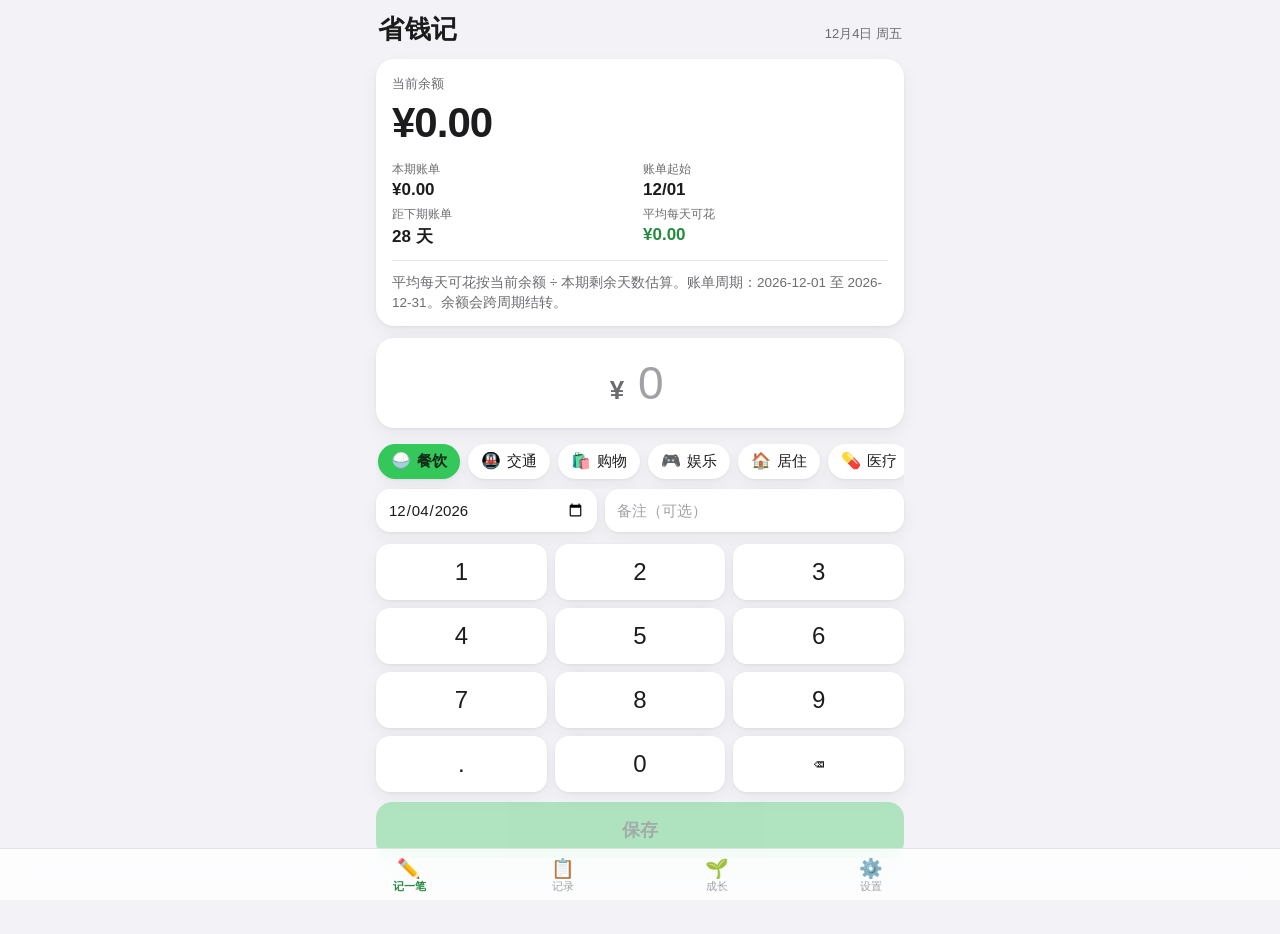
<file: index.html>
<!DOCTYPE html>
<html lang="zh-CN">
<head>
<meta charset="utf-8" />
<meta name="viewport" content="width=device-width, initial-scale=1, viewport-fit=cover" />
<title>省钱记</title>
<meta name="description" content="快速记账，手动管理余额，按账单周期分析每日支出" />
<meta name="apple-mobile-web-app-capable" content="yes" />
<meta name="mobile-web-app-capable" content="yes" />
<meta name="apple-mobile-web-app-status-bar-style" content="black-translucent" />
<meta name="apple-mobile-web-app-title" content="省钱记" />
<meta name="theme-color" content="#f2f2f7" media="(prefers-color-scheme: light)" />
<meta name="theme-color" content="#000000" media="(prefers-color-scheme: dark)" />
<link rel="manifest" href="./manifest.webmanifest" />
<link rel="apple-touch-icon" href="./icons/apple-touch-icon-180.png" />
<link rel="icon" type="image/png" href="./icons/icon-192.png" />
<link rel="apple-touch-startup-image" href="./icons/splash/splash-320x568@2.png" media="screen and (device-width: 320px) and (device-height: 568px) and (-webkit-device-pixel-ratio: 2) and (orientation: portrait)" />
<link rel="apple-touch-startup-image" href="./icons/splash/splash-375x667@2.png" media="screen and (device-width: 375px) and (device-height: 667px) and (-webkit-device-pixel-ratio: 2) and (orientation: portrait)" />
<link rel="apple-touch-startup-image" href="./icons/splash/splash-375x812@3.png" media="screen and (device-width: 375px) and (device-height: 812px) and (-webkit-device-pixel-ratio: 3) and (orientation: portrait)" />
<link rel="apple-touch-startup-image" href="./icons/splash/splash-390x844@3.png" media="screen and (device-width: 390px) and (device-height: 844px) and (-webkit-device-pixel-ratio: 3) and (orientation: portrait)" />
<link rel="apple-touch-startup-image" href="./icons/splash/splash-393x852@3.png" media="screen and (device-width: 393px) and (device-height: 852px) and (-webkit-device-pixel-ratio: 3) and (orientation: portrait)" />
<link rel="apple-touch-startup-image" href="./icons/splash/splash-402x874@3.png" media="screen and (device-width: 402px) and (device-height: 874px) and (-webkit-device-pixel-ratio: 3) and (orientation: portrait)" />
<link rel="apple-touch-startup-image" href="./icons/splash/splash-414x736@2.png" media="screen and (device-width: 414px) and (device-height: 736px) and (-webkit-device-pixel-ratio: 2) and (orientation: portrait)" />
<link rel="apple-touch-startup-image" href="./icons/splash/splash-414x896@2.png" media="screen and (device-width: 414px) and (device-height: 896px) and (-webkit-device-pixel-ratio: 2) and (orientation: portrait)" />
<link rel="apple-touch-startup-image" href="./icons/splash/splash-414x896@3.png" media="screen and (device-width: 414px) and (device-height: 896px) and (-webkit-device-pixel-ratio: 3) and (orientation: portrait)" />
<link rel="apple-touch-startup-image" href="./icons/splash/splash-428x926@3.png" media="screen and (device-width: 428px) and (device-height: 926px) and (-webkit-device-pixel-ratio: 3) and (orientation: portrait)" />
<link rel="apple-touch-startup-image" href="./icons/splash/splash-430x932@3.png" media="screen and (device-width: 430px) and (device-height: 932px) and (-webkit-device-pixel-ratio: 3) and (orientation: portrait)" />
<link rel="apple-touch-startup-image" href="./icons/splash/splash-440x956@3.png" media="screen and (device-width: 440px) and (device-height: 956px) and (-webkit-device-pixel-ratio: 3) and (orientation: portrait)" />
<link rel="stylesheet" href="./styles.css" />
</head>
<body>

<div id="updateBar" class="update-bar hidden">
  <span>已下载新版本</span>
  <button id="updateBtn" class="btn-mini">刷新</button>
</div>

<main id="main">

  <!-- ============ 记一笔 ============ -->
  <section id="view-add" class="view">
    <header class="page-head">
      <h1>省钱记</h1>
      <span id="todayLabel" class="muted-sm"></span>
    </header>

    <div id="installTip" class="banner tip hidden">
      <span>把它装成 App：点底部「分享」→「添加到主屏幕」</span>
      <button id="installTipClose" class="btn-mini">知道了</button>
    </div>

    <div class="card budget-card" id="budgetCard">
      <div class="bc-top">
        <span class="bc-label" id="bcPeriod">当前余额</span>
      </div>
      <div id="bcLeft" class="bc-hero">¥0.00</div>
      <div class="bc-grid">
        <div><div class="k">本期账单</div><div id="bcSpent" class="v">¥0.00</div></div>
        <div><div class="k">账单起始</div><div id="bcCycleStart" class="v">—</div></div>
        <div><div class="k">距下期账单</div><div id="bcDays" class="v">—</div></div>
        <div><div id="bcDailyLabel" class="k">平均每天可花</div><div id="bcDaily" class="v ok">¥0.00</div></div>
      </div>
      <div id="bcHint" class="bc-hint hidden"></div>
    </div>

    <div class="card amount-card">
      <div class="amount-row">
        <span class="cny">¥</span><span id="amountText" class="amount">0</span>
      </div>
    </div>

    <div class="chips" id="catChips"></div>

    <div class="meta-row">
      <input id="dateInput" type="date" class="meta-input" aria-label="记账日期" />
      <input id="noteInput" type="text" class="meta-input note" maxlength="30" placeholder="备注（可选）" aria-label="记账备注" />
    </div>

    <div class="keypad" id="keypad"></div>
    <button id="saveBtn" class="save-btn" disabled>保存</button>
    <div class="spacer"></div>
  </section>

  <!-- ============ 记录 ============ -->
  <section id="view-log" class="view hidden">
    <header class="page-head">
      <h1>记录</h1>
      <span id="logTotal" class="muted-sm"></span>
    </header>
    <section class="log-analytics" aria-label="本期支出分析">
      <div class="analytics-head">
        <h2>分类支出</h2>
        <span id="analyticsPeriod" class="muted-sm"></span>
      </div>
      <div class="pie-overview">
        <div id="expensePie" class="pie-chart" role="img" aria-label="本期暂无支出">
          <div class="pie-core"><strong id="pieTotal">¥0.00</strong><span>周期支出</span></div>
        </div>
        <div id="pieLegend" class="pie-legend"></div>
      </div>
      <div class="daily-head">
        <div><h2>每天花费</h2><p>只显示有支出的日期</p></div>
        <span id="dailySpendCount" class="muted-sm"></span>
      </div>
      <div id="dailySpendList" class="daily-spend-list"></div>
    </section>
    <div id="logList" class="log-list"></div>
    <button id="loadMoreMonths" class="ghost-btn hidden">显示更早的月份</button>
    <div class="spacer"></div>
  </section>

  <!-- ============ 设置 ============ -->
  <section id="view-settings" class="view hidden">
    <header class="page-head"><h1>设置</h1></header>

    <div class="card">
      <div class="balance-adjust">
        <div class="balance-adjust-head">
          <strong>账户余额</strong>
          <span id="balanceCurrent" class="muted-sm"></span>
        </div>
        <div class="balance-adjust-controls">
          <div class="seg" id="balanceAdjustMode" role="group" aria-label="选择余额调整方式">
            <button type="button" data-mode="add" aria-pressed="true" class="on">加生活费</button>
            <button type="button" data-mode="subtract" aria-pressed="false">减余额</button>
          </div>
          <label class="adjust-input-wrap" for="balanceAdjustAmount">
            <span class="cny-sm">¥</span>
            <input id="balanceAdjustAmount" type="text" inputmode="decimal" placeholder="金额" autocomplete="off" aria-label="调整余额金额" />
          </label>
        </div>
        <button id="applyBalanceAdjustment" class="ghost-btn" type="button">添加生活费</button>
      </div>
      <div class="row">
        <label for="setCycle">账单周期起始日</label>
        <select id="setCycle"></select>
      </div>
      <p class="hint" id="cycleHint"></p>
      <p class="hint">账单按这个日期分期统计；余额会持续结转，不会自动清零。生活费到账后请手动添加。</p>
    </div>

    <div class="card">
      <div class="card-head">
        <h2>分类</h2>
        <button id="addCatBtn" class="btn-mini">新增分类</button>
      </div>
      <div id="catList" class="cat-list"></div>
      <p class="hint">首页分类按钮按这里的顺序显示，首页不单独排序。按住行首的 ☰ 上下拖动可调整顺序；编辑弹层里也有上移/下移按钮。</p>
      <p class="hint">内置分类不能删除（可改名、换图标、隐藏）；自定义分类删除后，其下记录会归入「其他」。</p>
    </div>

    <div class="card">
      <div class="card-head"><h2>数据</h2></div>
      <div id="backupHint" class="hint warn hidden"></div>
      <button id="exportNotesBtn" class="ghost-btn" type="button">导出全部记录到备忘录</button>
      <p class="hint">包含省钱流水、成长手记和日历注释。点分享菜单中的「备忘录」即可保存。</p>
      <button id="exportBtn" class="ghost-btn">下载完整备份（账单＋成长手记）</button>
      <button id="copyBtn" class="ghost-btn">复制备份到剪贴板</button>
      <button id="importFileBtn" class="ghost-btn">从文件导入</button>
      <input id="importFile" type="file" accept="application/json,.json" class="hidden" />
      <button id="pasteToggle" class="ghost-btn">粘贴文本导入</button>
      <div id="pasteArea" class="hidden">
        <textarea id="pasteText" rows="4" placeholder="在此粘贴备份 JSON"></textarea>
        <div class="btn-row">
          <button id="pasteMerge" class="btn-mini">合并</button>
          <button id="pasteReplace" class="btn-mini danger">替换全部</button>
        </div>
      </div>
      <button id="clearBtn" class="ghost-btn danger">清空全部数据</button>
    </div>

    <div class="card about">
      <div class="row"><label>版本</label><span id="verText" class="muted-sm"></span></div>
      <p class="hint">添加到主屏幕：用 iPhone 的 Safari 打开本页 → 点底部「分享」→「添加到主屏幕」。之后就有独立图标，断网也能用。</p>
      <p class="hint">iOS 上从主屏幕启动的 App 与 Safari 里的页面，数据是分开的两份，请固定用主屏幕图标记账。</p>
      <p class="hint">数据只存在这台设备本地，不上传任何服务器。建议每月导出一次备份。</p>
      <p class="hint" id="storageState"></p>
    </div>
    <div class="spacer"></div>
  </section>

  <!-- ============ 成长手记 ============ -->
  <section id="view-growth" class="view growth-view hidden">
    <header class="page-head growth-head">
      <div><h1>成长手记</h1><p class="muted-sm">记下今天的快乐、烦恼和一点思考。</p></div>
    </header>
    <div class="growth-switch" role="group" aria-label="成长手记页面">
      <button class="growth-switch-btn active" type="button" data-growth-page="write" aria-pressed="true">写日记</button>
      <button class="growth-switch-btn" type="button" data-growth-page="records" aria-pressed="false">看记录</button>
    </div>
    <iframe id="growthFrame" title="成长手记" data-src="./growth-space/?embedded=1#write" allow="web-share"></iframe>
  </section>

</main>

<nav class="tabbar" id="tabbar">
  <button class="tab active" data-view="add"><span class="ti">✏️</span>记一笔</button>
  <button class="tab" data-view="log"><span class="ti">📋</span>记录</button>
  <button class="tab" data-view="growth"><span class="ti">🌱</span>成长</button>
  <button class="tab" data-view="settings"><span class="ti">⚙️</span>设置</button>
</nav>

<div id="sheet" class="overlay hidden">
  <div class="mask" data-close="sheet"></div>
  <div class="sheet"><div id="sheetBody"></div></div>
</div>

<div id="modal" class="overlay hidden">
  <div class="mask" data-close="modal"></div>
  <div class="modal"><div id="modalBody"></div></div>
</div>

<div id="toast" class="toast hidden"></div>

<script src="./app.js"></script>
</body>
</html>
</file>
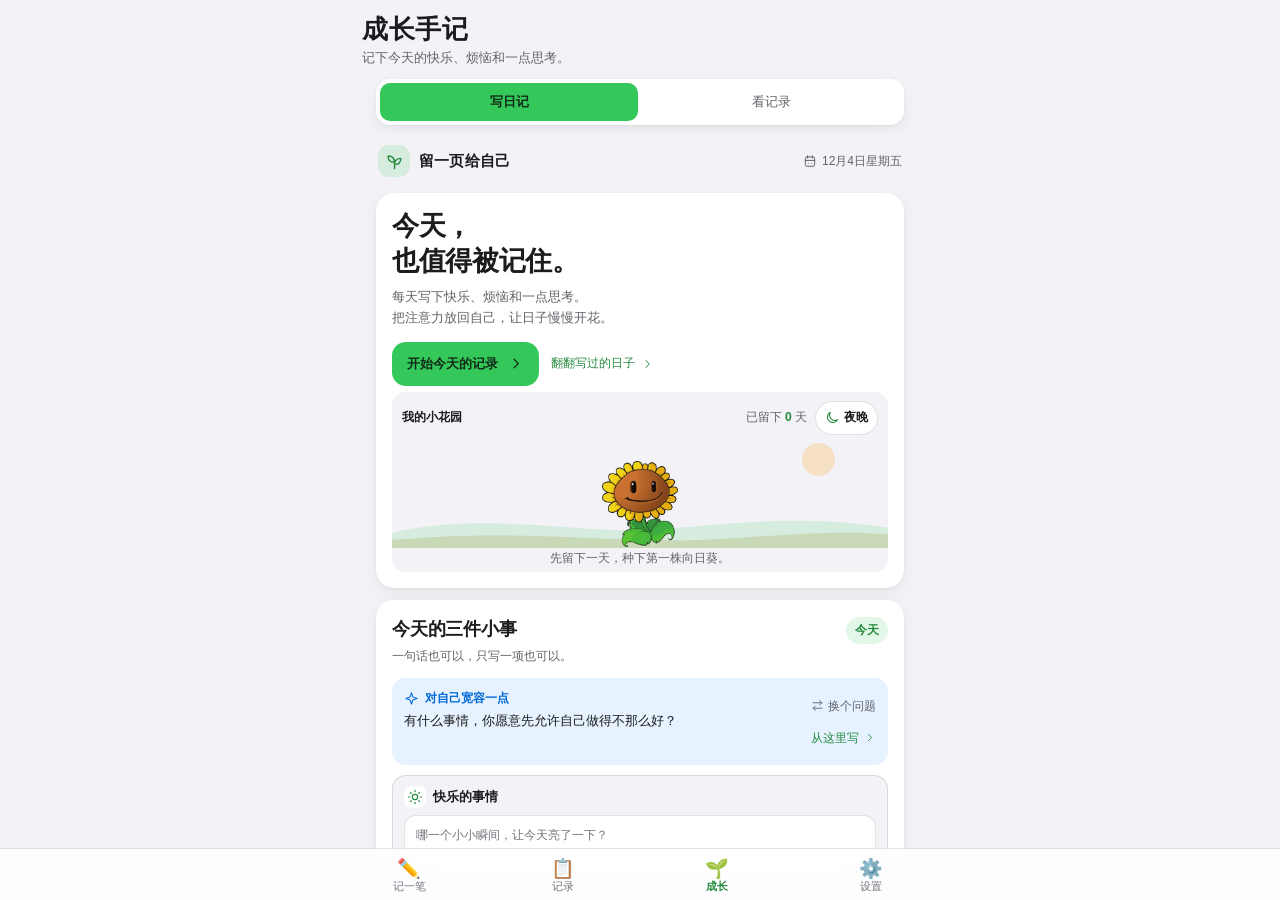
<file: growth-space/index.html>
<!doctype html>
<html lang="zh-CN">
<head>
<meta charset="utf-8">
<meta name="viewport" content="width=device-width, initial-scale=1">
<meta name="theme-color" content="#f2f2f7" media="(prefers-color-scheme: light)">
<meta name="theme-color" content="#000000" media="(prefers-color-scheme: dark)">
<meta name="description" content="一个只属于自己的成长花园，写下快乐、烦恼和今天的思考。">
<title>留一页给自己 · 每日记录</title>
<script>if(new URLSearchParams(location.search).get('embedded')==='1'){document.documentElement.classList.add('embedded')}else{location.replace('../#growth')}</script>
<link rel="stylesheet" href="./style.css">
<script src="./app.js" defer></script>
</head>
<body>
<svg class="icon-defs" xmlns="http://www.w3.org/2000/svg" aria-hidden="true">
<symbol id="i-leaf" viewBox="0 0 24 24"><path d="M12 21V10M12 13C5 13 4 9 4 5c5 0 8 2 8 8ZM12 16c0-5 3-8 8-8 0 5-2 8-8 8Z"/></symbol>
<symbol id="i-sun" viewBox="0 0 24 24"><circle cx="12" cy="12" r="4"/><path d="M12 2v2m0 16v2M2 12h2m16 0h2M5 5l1.5 1.5m11 11L19 19m0-14-1.5 1.5m-11 11L5 19"/></symbol>
<symbol id="i-moon" viewBox="0 0 24 24"><path d="M20.5 15.4A8.7 8.7 0 0 1 8.6 3.5 8.8 8.8 0 1 0 20.5 15.4Z"/></symbol>
<symbol id="i-cloud" viewBox="0 0 24 24"><path d="M6 17h12a3.5 3.5 0 0 0 .1-7 6 6 0 0 0-11.5-1A4 4 0 0 0 6 17ZM8 21h.1m4.9 0h.1"/></symbol>
<symbol id="i-spark" viewBox="0 0 24 24"><path d="m12 3 2.3 6.7L21 12l-6.7 2.3L12 21l-2.3-6.7L3 12l6.7-2.3L12 3Z"/></symbol>
<symbol id="i-calendar" viewBox="0 0 24 24"><rect x="4" y="5" width="16" height="16" rx="3"/><path d="M8 3v4m8-4v4M4 11h16m-11 5h.1m5.9 0h.1"/></symbol>
<symbol id="i-left" viewBox="0 0 24 24"><path d="m14 6-6 6 6 6"/></symbol>
<symbol id="i-right" viewBox="0 0 24 24"><path d="m10 6 6 6-6 6"/></symbol>
<symbol id="i-pen" viewBox="0 0 24 24"><path d="M13 5H5v14h14v-8M15 4l5 5M10 14l3-1 8-8-2-2-8 8-1 3Z"/></symbol>
<symbol id="i-book" viewBox="0 0 24 24"><path d="M5 4h14v16H5zM9 8h6M9 12h6M9 16h3"/></symbol>
<symbol id="i-change" viewBox="0 0 24 24"><path d="M20 7H4m12-4 4 4-4 4M4 17h16m-12 4-4-4 4-4"/></symbol>
<symbol id="i-download" viewBox="0 0 24 24"><path d="M12 3v12m0 0 4-4m-4 4-4-4M4 17v3h16v-3"/></symbol>
<symbol id="i-flower" viewBox="0 0 24 24"><path d="M12 10C6 7 7 2 10 3c3-3 6 1 2 7ZM12 10c2-6 7-6 8-3 3 3-1 7-8 3ZM12 10c6 2 6 7 3 8-3 3-7-1-3-8ZM12 10c-3 6-8 4-8 1-1-4 4-6 8-1ZM12 14v8m0-3c4 0 5-2 6-4-3 0-5 1-6 4Z"/><circle cx="12" cy="10" r="1.8"/></symbol>
</svg>
<div class="page">
<header class="topline">
<a class="brand" href="#write"><span class="brand-mark"><svg class="icon" aria-hidden="true"><use href="#i-leaf"/></svg></span>留一页给自己</a>
<div class="top-actions"><div class="top-date"><svg class="icon" aria-hidden="true"><use href="#i-calendar"/></svg><span id="todayLabel"></span></div></div>
</header>
<main id="writePage">
<section class="intro" aria-labelledby="welcomeTitle">
<div class="intro-copy"><h1 id="welcomeTitle" tabindex="-1">今天，<br>也值得被记住。</h1><p>每天写下快乐、烦恼和一点思考。<br>把注意力放回自己，让日子慢慢开花。</p><div class="hero-actions"><button class="button hero-button" id="beginWriting" type="button"><span id="beginLabel">开始今天的记录</span><svg class="icon" aria-hidden="true"><use href="#i-right"/></svg></button><a class="quiet-link" href="#records">翻翻写过的日子<svg class="icon" aria-hidden="true"><use href="#i-right"/></svg></a></div></div>
<section class="garden" id="garden" aria-labelledby="gardenTitle">
<div class="garden-top"><h2 id="gardenTitle">我的小花园</h2><div class="garden-controls"><span class="garden-total">已留下 <b id="gardenCount">0</b> 天</span><button class="garden-mode" id="gardenModeToggle" type="button" aria-pressed="false" aria-controls="gardenScene"><svg class="icon" aria-hidden="true"><use href="#i-moon"/></svg><span>夜晚</span></button></div></div>
<div class="garden-scene" id="gardenScene">
<span class="garden-sun" aria-hidden="true"></span>
<svg class="garden-ground" viewBox="0 0 460 55" preserveAspectRatio="none" aria-hidden="true"><path d="M0 35C75 0 147 24 211 27S358-7 460 26V55H0Z" fill="currentColor"/><path d="M0 44c101-18 176-3 248-1s142-21 212-8v20H0Z" fill="var(--garden-ground-light, #c9d8b6)"/></svg>
<div class="garden-seedling" id="gardenSeedling" aria-hidden="true"></div>
<div id="gardenFlowers"></div>
</div>
<p class="garden-caption" id="gardenCaption">先写一句话，种下属于你的第一朵花。</p>
<p class="garden-more" id="gardenMore" hidden></p>
</section>
</section>
<div class="workspace">
<section class="journal" id="journal" aria-labelledby="journalTitle">
<div class="journal-head"><div><h2 id="journalTitle">今天的三件小事</h2><p class="writing-status" id="writingStatus">一句话也可以，只写一项也可以。</p></div><span class="selected-label" id="recordDateTag">今天</span></div>
<aside class="inspiration" aria-label="写作灵感">
<div class="inspiration-copy"><div class="inspiration-head"><svg class="icon" aria-hidden="true"><use href="#i-spark"/></svg><span id="promptCategory">给你一点写作灵感</span></div><p id="inspirationText" aria-live="polite"></p></div>
<div class="inspiration-actions"><button type="button" class="text-button" id="nextPrompt"><svg class="icon" aria-hidden="true"><use href="#i-change"/></svg>换个问题</button><button type="button" class="text-button start-prompt" id="startPrompt">从这里写<svg class="icon" aria-hidden="true"><use href="#i-right"/></svg></button></div>
</aside>
<div class="prompt happy-field"><label class="prompt-label" for="happyInput"><span class="prompt-symbol"><svg class="icon" aria-hidden="true"><use href="#i-sun"/></svg></span>快乐的事情</label><textarea id="happyInput" maxlength="1000" placeholder="哪一个小小瞬间，让今天亮了一下？"></textarea></div>
<div class="prompt low-field"><label class="prompt-label" for="unhappyInput"><span class="prompt-symbol"><svg class="icon" aria-hidden="true"><use href="#i-cloud"/></svg></span>不快乐的事情</label><textarea id="unhappyInput" maxlength="1000" placeholder="有什么想放下的？这里可以装下它。"></textarea></div>
<div class="prompt thought-field"><label class="prompt-label" for="thoughtInput"><span class="prompt-symbol"><svg class="icon" aria-hidden="true"><use href="#i-leaf"/></svg></span>对于今天的思考</label><textarea id="thoughtInput" maxlength="1000" placeholder="今天的你，有没有比昨天多懂了一点自己？"></textarea></div>
<div class="journal-foot"><span class="save-status" id="saveHint" role="status">写下后，记得把这一天留住。</span><button class="button" id="saveRecord" type="button">把今天留住</button></div>
</section>
<aside class="calendar" aria-labelledby="calendarTitle">
<div class="calendar-title"><h2 id="calendarTitle">日历与注释</h2><p>选一个日子，写下或补记。</p></div>
<div class="calendar-head"><div class="month-nav"><button class="month-button" id="prevMonth" type="button" aria-label="上个月"><svg class="icon" aria-hidden="true"><use href="#i-left"/></svg></button><strong id="monthLabel"></strong><button class="month-button" id="nextMonth" type="button" aria-label="下个月"><svg class="icon" aria-hidden="true"><use href="#i-right"/></svg></button></div></div>
<div class="weekdays" aria-hidden="true"><span>日</span><span>一</span><span>二</span><span>三</span><span>四</span><span>五</span><span>六</span></div>
<div class="days" id="calendarDays" aria-label="选择记录日期"></div>
<div class="calendar-legend"><span><i class="legend-dot"></i>这些日子，留下了记录</span><button id="returnToday" type="button">回到今天</button></div>
<div class="note"><label class="note-label" for="calendarNoteInput">当天注释 <span id="calendarDateLabel"></span></label><textarea id="calendarNoteInput" maxlength="500" placeholder="为这个日子，留一句小小的备注…"></textarea><div class="note-foot"><button class="button" id="saveCalendarNote" type="button">保存注释</button></div></div>
</aside>
</div>
<footer class="bottom-note"><span>留一页给自己</span><span>日记仅保存在当前浏览器。可在「省钱记 → 设置 → 数据」导出全部记录。</span></footer>
</main>
<main id="recordsPage" hidden aria-labelledby="recordsTitle">
<div class="archive">
<section class="archive-intro"><svg class="icon" aria-hidden="true"><use href="#i-flower"/></svg><h1 id="recordsTitle" tabindex="-1">原来，已经走过这些日子。</h1><p>把平常的日子收好，再看看慢慢生长的自己。</p></section>
<p class="archive-count" id="recordCount" role="status"></p>
<section class="archive-transfer" aria-label="导入旧站记录"><div><h2>从旧网址带回记录</h2><p>在旧网站导出备忘录，再选择文件导入到这里。</p></div><div><input id="importArchive" type="file" accept=".md,text/markdown" hidden><button class="export-button" id="importArchiveButton" type="button">导入旧站备忘录</button></div></section>
<div id="recordList"></div>
<section class="archive-empty" id="recordsEmpty" hidden><h2>这里，等着你的第一朵花。</h2><p>写下一件小事，保存后就能在这里重逢。</p><a href="#write">去留住今天</a></section>
</div>
</main>
</div>
<nav class="bottom-nav" aria-label="页面切换">
<a href="#write" id="writeNav" aria-current="page"><svg class="icon" aria-hidden="true"><use href="#i-pen"/></svg>写日记</a>
<a href="#records" id="recordsNav"><svg class="icon" aria-hidden="true"><use href="#i-book"/></svg>查记录</a>
</nav>
<div class="toast" id="toast" role="status" aria-live="polite"></div>
</body>
</html>
</file>
<file: styles.css>
:root {
  --bg: #f2f2f7;
  --card: #ffffff;
  --text: #1c1c1e;
  --text-2: #6c6c70;
  --text-3: #a1a1a6;
  --line: rgba(60, 60, 67, 0.12);
  --green: #34c759;
  --green-deep: #248a3d;
  --orange: #ff9f0a;
  --red: #ff3b30;
  --blue: #0a84ff;
  --accent: #34c759;
  --shadow: 0 1px 3px rgba(0, 0, 0, .06), 0 6px 18px rgba(0, 0, 0, .05);
  --tabbar-h: 52px;
  --safe-b: env(safe-area-inset-bottom, 0px);
  --safe-t: env(safe-area-inset-top, 0px);
}

@media (prefers-color-scheme: dark) {
  :root {
    --bg: #000000;
    --card: #1c1c1e;
    --text: #f2f2f7;
    --text-2: #aeaeb2;
    --text-3: #8e8e93;
    --line: rgba(120, 120, 128, 0.3);
    --green: #30d158;
    --green-deep: #30d158;
    --shadow: none;
  }
}

* { box-sizing: border-box; -webkit-tap-highlight-color: transparent; }

html, body {
  margin: 0;
  padding: 0;
  background: var(--bg);
  color: var(--text);
  font-family: -apple-system, BlinkMacSystemFont, "SF Pro Text", "PingFang SC", "Helvetica Neue", "Microsoft YaHei", sans-serif;
  font-size: 16px;
  -webkit-text-size-adjust: 100%;
  overscroll-behavior-y: none;
}

body { min-height: 100vh; }

main {
  padding: calc(var(--safe-t) + 10px) 16px calc(var(--tabbar-h) + var(--safe-b) + 16px);
  max-width: 560px;
  margin: 0 auto;
}
main.growth-mode { max-width: 560px; padding-bottom: 0; }
.growth-view { margin: 0 -16px; }
.growth-head { margin: 2px 16px 10px; }
.growth-head h1 { margin: 0; }
.growth-head p { margin: 2px 0 0; }
.growth-switch {
  display: flex; gap: 4px; width: calc(100% - 32px); max-width: 528px;
  margin: 0 auto 8px; padding: 4px; border-radius: 14px;
  background: var(--card); box-shadow: var(--shadow);
}
.growth-switch-btn {
  flex: 1; min-height: 38px; border: 0; border-radius: 10px;
  background: transparent; color: var(--text-2); font: inherit; font-size: 13px;
}
.growth-switch-btn.active { background: var(--green); color: #102b18; font-weight: 650; }
#growthFrame {
  display: block; width: 100%; height: calc(100dvh - var(--safe-t) - 108px - var(--tabbar-h) - var(--safe-b));
  min-height: 440px; border: 0; background: var(--bg);
}
@media (max-height: 680px) { #growthFrame { min-height: 390px; } }

.hidden { display: none !important; }
.spacer { height: 8px; }

/* ---------- 顶部 ---------- */
.page-head {
  display: flex;
  align-items: baseline;
  justify-content: space-between;
  gap: 8px;
  margin: 2px 2px 12px;
}
.page-head h1 { font-size: 26px; margin: 0; letter-spacing: .5px; }
.muted-sm { font-size: 13px; color: var(--text-2); }

.update-bar {
  position: fixed;
  left: 12px; right: 12px; top: calc(var(--safe-t) + 8px);
  z-index: 60;
  display: flex;
  align-items: center;
  justify-content: space-between;
  gap: 10px;
  padding: 10px 14px;
  border-radius: 14px;
  background: var(--text);
  color: var(--bg);
  font-size: 14px;
  box-shadow: 0 8px 24px rgba(0, 0, 0, .25);
}
.update-bar .btn-mini {
  background: var(--bg); color: var(--text);
  border: 0; border-radius: 10px; padding: 6px 12px; font-size: 14px; font-weight: 600;
}

/* ---------- 卡片 ---------- */
.card {
  background: var(--card);
  border-radius: 18px;
  padding: 14px;
  margin-bottom: 12px;
  box-shadow: var(--shadow);
}

.banner {
  border-radius: 16px;
  padding: 12px 14px;
  margin-bottom: 12px;
  font-size: 14.5px;
  font-weight: 600;
  line-height: 1.45;
}
.banner.warn { background: rgba(255, 159, 10, .16); color: #b06a00; }
.banner.over { background: rgba(255, 59, 48, .16); color: #c92c22; }
.banner.tip {
  display: flex; align-items: center; justify-content: space-between; gap: 10px;
  background: rgba(10, 132, 255, .12); color: #0a63c4; font-weight: 500;
}
.banner.tip .btn-mini {
  flex: 0 0 auto; background: transparent; color: inherit;
  box-shadow: inset 0 0 0 1px currentColor; padding: 5px 10px;
}
@media (prefers-color-scheme: dark) {
  .banner.warn { color: #ffcf70; }
  .banner.over { color: #ff9d96; }
  .banner.tip { color: #79b8ff; }
}

/* ---------- 预算卡 ---------- */
.budget-card { padding: 16px 16px 12px; }
.bc-top { display: flex; align-items: center; justify-content: space-between; gap: 8px; }
.bc-label { font-size: 13px; color: var(--text-2); }
.bc-hero {
  font-size: 42px; font-weight: 700; letter-spacing: -1px;
  margin: 6px 0 14px; font-variant-numeric: tabular-nums;
}
.bc-hero.ok { color: var(--text); }
.bc-hero.warn { color: var(--orange); }
.bc-hero.over { color: var(--red); }

.pill { font-size: 12px; font-weight: 700; padding: 3px 9px; border-radius: 999px; }
.pill.ok { background: rgba(52, 199, 89, .16); color: var(--green-deep); }
.pill.warn { background: rgba(255, 159, 10, .18); color: #b06a00; }
.pill.over { background: rgba(255, 59, 48, .16); color: #c92c22; }
@media (prefers-color-scheme: dark) {
  .pill.ok { color: var(--green); }
  .pill.warn { color: #ffcf70; }
  .pill.over { color: #ff9d96; }
}

.progress { height: 8px; border-radius: 999px; background: var(--line); overflow: hidden; }
.progress-fill {
  height: 100%; width: 0%; border-radius: 999px; background: var(--green);
  transition: width .45s cubic-bezier(.25, .8, .3, 1), background-color .3s ease;
}
.progress-fill.warn { background: var(--orange); }
.progress-fill.over { background: var(--red); }

.bc-grid {
  display: grid; grid-template-columns: repeat(2, minmax(0, 1fr));
  gap: 6px; margin-top: 14px;
}
.bc-grid .k { font-size: 12px; color: var(--text-2); }
.bc-grid .v { font-size: 17px; font-weight: 600; margin-top: 2px; font-variant-numeric: tabular-nums; }
.bc-grid .v.warn { color: var(--orange); }
.bc-grid .v.over { color: var(--red); }
.bc-grid .v.ok { color: var(--green-deep); }

.bc-hint {
  margin-top: 12px; padding-top: 12px; border-top: 1px solid var(--line);
  font-size: 13.5px; color: var(--text-2); line-height: 1.5;
}
.bc-hint button {
  margin-left: 8px; border: 0; background: var(--green); color: #102b18;
  border-radius: 10px; padding: 5px 12px; font-size: 13px; font-weight: 600;
}

/* ---------- 金额 ---------- */
.amount-card { padding: 18px 16px; display: flex; justify-content: center; }
.amount-row { display: flex; align-items: baseline; gap: 6px; }
.cny { font-size: 26px; font-weight: 600; color: var(--text-2); }
.amount {
  font-size: 46px; font-weight: 700; letter-spacing: -1px;
  font-variant-numeric: tabular-nums; min-width: 40px; text-align: center;
}
.amount.empty { color: var(--text-3); font-weight: 500; }

/* ---------- 分类 chips ---------- */
.chips {
  display: flex; gap: 8px; overflow-x: auto; padding: 4px 2px 10px;
  -webkit-overflow-scrolling: touch; scrollbar-width: none;
}
.chips::-webkit-scrollbar { display: none; }
.chip {
  flex: 0 0 auto; display: flex; align-items: center; gap: 6px;
  padding: 8px 13px; border-radius: 999px; border: 0;
  background: var(--card); color: var(--text); font-size: 15px; font-weight: 500;
  box-shadow: var(--shadow);
}
.chip .ce { font-size: 16px; line-height: 1; }
.chip.on { background: var(--green); color: #102b18; font-weight: 600; }
.chip.on .ce { filter: saturate(1.1); }

/* ---------- 日期/备注 ---------- */
.meta-row { display: flex; gap: 8px; margin-bottom: 12px; }
.meta-input {
  flex: 1; min-width: 0; border: 0; border-radius: 14px; padding: 12px;
  background: var(--card); color: var(--text); font-size: 15px; font-family: inherit;
  box-shadow: var(--shadow); appearance: none;
}
.meta-input.note { flex: 1.4; }
.meta-input::placeholder { color: var(--text-3); }

/* ---------- 键盘 ---------- */
.keypad { display: grid; grid-template-columns: repeat(3, 1fr); gap: 8px; }
.keypad button {
  border: 0; border-radius: 14px; background: var(--card); color: var(--text);
  font-size: 24px; font-weight: 500; padding: 14px 0; font-family: inherit;
  box-shadow: var(--shadow); transition: transform .08s ease, background-color .12s ease;
}
.keypad button:active { transform: scale(.96); background: var(--line); }
.keypad button.del { font-size: 20px; }

.save-btn {
  width: 100%; margin-top: 10px; border: 0; border-radius: 16px;
  padding: 16px; font-size: 18px; font-weight: 700; font-family: inherit;
  background: var(--green); color: #102b18; transition: opacity .15s ease, transform .08s ease;
}
.save-btn:disabled { opacity: .35; }
.save-btn:active:not(:disabled) { transform: scale(.985); }

/* ---------- 记录分析 ---------- */
.log-analytics {
  margin-bottom: 12px; padding: 16px; border-radius: 18px;
  background: var(--card); box-shadow: var(--shadow);
}
.analytics-head, .daily-head {
  display: flex; align-items: baseline; justify-content: space-between; gap: 10px;
}
.analytics-head h2, .daily-head h2 { margin: 0; font-size: 16px; font-weight: 650; }
.analytics-head .muted-sm { text-align: right; font-size: 11.5px; }
.pie-overview {
  display: grid; grid-template-columns: 136px minmax(0, 1fr); align-items: center;
  gap: 16px; padding: 16px 0 14px;
}
.pie-chart {
  position: relative; width: 136px; aspect-ratio: 1; border-radius: 50%;
  display: grid; place-items: center;
}
.pie-core {
  width: 94px; aspect-ratio: 1; border-radius: 50%; background: var(--card);
  display: flex; flex-direction: column; align-items: center; justify-content: center;
  text-align: center; box-shadow: 0 0 0 1px var(--line);
}
.pie-core strong { max-width: 88px; overflow: hidden; text-overflow: ellipsis; font-size: 15px; font-variant-numeric: tabular-nums; }
.pie-core span { margin-top: 3px; color: var(--text-2); font-size: 11px; }
.pie-legend { display: flex; flex-direction: column; gap: 10px; min-width: 0; }
.pie-legend-row { display: grid; grid-template-columns: 8px minmax(0, 1fr); column-gap: 7px; align-items: center; }
.pie-dot { width: 8px; height: 8px; border-radius: 50%; grid-row: span 2; }
.pie-legend-name { overflow: hidden; text-overflow: ellipsis; white-space: nowrap; font-size: 13px; font-weight: 550; }
.pie-legend-value { color: var(--text-2); font-size: 11.5px; font-variant-numeric: tabular-nums; white-space: nowrap; }
.analytics-empty { padding: 10px 0; color: var(--text-2); font-size: 13px; }
.daily-head {
  padding-top: 14px; border-top: 1px solid var(--line);
}
.daily-head p { margin: 3px 0 0; color: var(--text-2); font-size: 11.5px; }
.daily-spend-count { color: var(--text-2); }
.daily-spend-list { display: flex; flex-direction: column; gap: 13px; margin-top: 14px; }
.daily-spend-row {
  display: grid; grid-template-columns: 78px minmax(32px, 1fr) auto;
  align-items: center; gap: 9px;
}
.daily-date { color: var(--text-2); font-size: 12.5px; white-space: nowrap; }
.daily-track { height: 6px; border-radius: 99px; overflow: hidden; background: var(--bg); }
.daily-track i { display: block; height: 100%; border-radius: inherit; background: var(--green); }
.daily-amount { font-size: 13px; font-weight: 600; font-variant-numeric: tabular-nums; white-space: nowrap; }

/* ---------- 记录列表 ---------- */
.log-list { display: flex; flex-direction: column; gap: 12px; }
.month-group { background: var(--card); border-radius: 18px; overflow: hidden; box-shadow: var(--shadow); }
.month-head {
  display: flex; justify-content: space-between; align-items: baseline; gap: 8px;
  padding: 12px 14px; border-bottom: 1px solid var(--line); font-size: 14px; font-weight: 600;
}
.month-head .msum { color: var(--text-2); font-weight: 500; font-size: 13px; }
.month-summary {
  display: flex; align-items: center; justify-content: space-between; flex-wrap: wrap;
  gap: 4px 10px; padding: 9px 14px; border-bottom: 1px solid var(--line);
  color: var(--text-2); font-size: 11.5px; font-variant-numeric: tabular-nums;
}
.month-summary b { font-weight: 600; }
.month-summary .income, .exp-amt.income { color: var(--green-deep); }
.month-summary .reduction, .exp-amt.reduction { color: var(--orange); }
.exp-amt.expense { color: var(--text); }
.exp-row {
  display: flex; align-items: center; gap: 10px; padding: 11px 14px;
  border-bottom: 1px solid var(--line); cursor: pointer;
}
.exp-row:last-child { border-bottom: 0; }
.exp-row:active { background: var(--line); }
.exp-ico {
  flex: 0 0 auto; width: 34px; height: 34px; border-radius: 11px;
  display: flex; align-items: center; justify-content: center; font-size: 17px;
}
.exp-mid { flex: 1; min-width: 0; }
.exp-name { font-size: 15px; font-weight: 500; }
.exp-note { font-size: 12.5px; color: var(--text-2); margin-top: 1px; overflow: hidden; text-overflow: ellipsis; white-space: nowrap; }
.exp-right { text-align: right; flex: 0 0 auto; }
.exp-amt { font-size: 16px; font-weight: 600; font-variant-numeric: tabular-nums; }
.exp-date { font-size: 12px; color: var(--text-3); margin-top: 1px; }
.empty-tip { padding: 18px 14px; font-size: 14px; color: var(--text-2); text-align: center; }

@media (max-width: 360px) {
  .log-analytics { padding: 14px; }
  .pie-overview { grid-template-columns: 120px minmax(0, 1fr); gap: 12px; }
  .pie-chart { width: 120px; }
  .pie-core { width: 84px; }
  .pie-legend-value { font-size: 10.5px; }
  .daily-spend-row { grid-template-columns: 70px minmax(26px, 1fr) auto; gap: 7px; }
}

/* ---------- 按钮/表单 ---------- */
.ghost-btn {
  width: 100%; border: 0; border-radius: 14px; background: var(--bg); color: var(--text);
  font-size: 15px; font-weight: 500; padding: 13px; margin-top: 8px; font-family: inherit;
  box-shadow: inset 0 0 0 1px var(--line);
}
.ghost-btn:active { opacity: .7; }
.ghost-btn.danger { color: var(--red); }

.btn-mini {
  border: 0; border-radius: 10px; background: var(--bg); color: var(--text);
  font-size: 13.5px; font-weight: 600; padding: 7px 12px; font-family: inherit;
  box-shadow: inset 0 0 0 1px var(--line);
}
.btn-mini.danger { color: var(--red); }

.btn-primary {
  flex: 1; border: 0; border-radius: 14px; background: var(--green); color: #fff;
  font-size: 16px; font-weight: 700; padding: 14px; font-family: inherit;
}
.btn-primary:not(.danger) { color: #102b18; }
.btn-primary.danger { background: var(--red); }

.btn-row { display: flex; gap: 8px; margin-top: 10px; }

.row {
  display: flex; align-items: center; justify-content: space-between; gap: 10px;
  padding: 11px 2px; border-bottom: 1px solid var(--line);
}
.row:last-of-type { border-bottom: 0; }
.row label { font-size: 15px; }
.row-val { display: flex; align-items: center; gap: 2px; }
.cny-sm { color: var(--text-2); font-size: 16px; }
.balance-adjust {
  margin: 10px 0 6px;
  padding: 12px;
  border-radius: 14px;
  background: var(--bg);
}
.balance-adjust-head {
  display: flex; align-items: baseline; justify-content: space-between; gap: 8px;
  margin-bottom: 10px;
}
.balance-adjust-head strong { font-size: 14px; font-weight: 600; }
.balance-adjust-controls { display: flex; align-items: center; gap: 10px; }
.balance-adjust-controls .seg { flex: 0 0 auto; }
.balance-adjust-controls .seg button { padding: 7px 12px; }
.adjust-input-wrap {
  display: flex; align-items: center; justify-content: flex-end; gap: 4px;
  flex: 1; min-width: 0; padding: 7px 10px; border-radius: 11px;
  background: var(--card); box-shadow: inset 0 0 0 1px var(--line);
}
#balanceAdjustAmount {
  width: 100%; min-width: 0; border: 0; outline: 0; background: transparent;
  color: var(--text); font-size: 16px; font-weight: 600; font-family: inherit;
  text-align: right;
}
#balanceAdjustAmount::placeholder { color: var(--text-3); font-weight: 400; }
#balanceAdjustAmount:focus-visible {
  outline: 2px solid var(--blue); outline-offset: 3px; border-radius: 2px;
}
.balance-adjust .ghost-btn {
  margin-top: 10px; background: var(--green); color: #102b18; font-weight: 600;
  box-shadow: none;
}
.balance-adjust .ghost-btn:active { opacity: .82; }

.seg { display: flex; background: var(--bg); border-radius: 11px; padding: 3px; gap: 2px; }
.seg button {
  border: 0; background: transparent; color: var(--text-2); font-size: 14px;
  font-weight: 600; padding: 6px 12px; border-radius: 9px; font-family: inherit;
}
.seg button.on { background: var(--card); color: var(--text); box-shadow: var(--shadow); }

select#setCycle {
  border: 0; background: var(--bg); color: var(--text); font-size: 15px; font-family: inherit;
  padding: 8px 10px; border-radius: 10px;
}

.hint { font-size: 12.5px; color: var(--text-2); line-height: 1.55; margin: 8px 2px 0; }
.hint.warn { color: #b06a00; }
@media (prefers-color-scheme: dark) { .hint.warn { color: #ffcf70; } }

.card-head { display: flex; align-items: center; justify-content: space-between; margin-bottom: 6px; }
.card-head h2 { font-size: 16px; margin: 0; }

.cat-list { display: flex; flex-direction: column; }
.cat-row {
  display: flex; align-items: center; gap: 10px; padding: 10px 2px;
  border-bottom: 1px solid var(--line);
}
.cat-row:last-child { border-bottom: 0; }
.cat-row.dragging {
  position: relative; z-index: 3; background: var(--bg);
  border-radius: 12px; box-shadow: var(--shadow); border-bottom-color: transparent;
}
.cat-handle {
  flex: 0 0 auto; width: 24px; text-align: center; color: var(--text-3);
  font-size: 16px; line-height: 1; padding: 8px 0; cursor: grab;
  touch-action: none; user-select: none; -webkit-user-select: none;
}
.btn-mini:disabled { opacity: .3; }
.cat-dot {
  width: 34px; height: 34px; border-radius: 11px; display: flex; align-items: center;
  justify-content: center; font-size: 17px; flex: 0 0 auto;
}
.cat-name { flex: 1; min-width: 0; font-size: 15px; }
.cat-tag { font-size: 11.5px; color: var(--text-3); }
.cat-acts { display: flex; gap: 6px; }

.about .row { border-bottom: 0; }
#pasteText {
  width: 100%; margin-top: 8px; border-radius: 12px; border: 1px solid var(--line);
  background: var(--bg); color: var(--text); font-size: 13px; font-family: ui-monospace, Menlo, monospace;
  padding: 10px; resize: vertical;
}

/* ---------- Tab bar ---------- */
.tabbar {
  position: fixed; left: 0; right: 0; bottom: 0; z-index: 50;
  display: flex; justify-content: center; gap: 4px;
  padding: 6px 8px calc(var(--safe-b) + 4px);
  height: calc(var(--tabbar-h) + var(--safe-b));
  background: color-mix(in srgb, var(--card) 82%, transparent);
  backdrop-filter: saturate(180%) blur(18px);
  -webkit-backdrop-filter: saturate(180%) blur(18px);
  border-top: 1px solid var(--line);
}
@supports not (backdrop-filter: blur(1px)) { .tabbar { background: var(--card); } }
.tab {
  flex: 1; max-width: 150px; border: 0; background: transparent; color: var(--text-3);
  display: flex; flex-direction: column; align-items: center; gap: 1px;
  font-size: 11px; font-family: inherit; padding: 4px 0; border-radius: 12px;
}
.tab .ti { font-size: 19px; line-height: 1; }
.tab.active { color: var(--green-deep); font-weight: 600; }
@media (prefers-color-scheme: dark) { .tab.active { color: var(--green); } }

/* ---------- 浮层 ---------- */
.overlay { position: fixed; inset: 0; z-index: 80; display: flex; align-items: flex-end; }
.mask { position: absolute; inset: 0; background: rgba(0, 0, 0, .42); }
.sheet, .modal {
  position: relative; width: 100%; max-width: 560px; margin: 0 auto;
  background: var(--card); color: var(--text);
  padding: 18px 16px calc(18px + var(--safe-b));
  animation: up .24s cubic-bezier(.2, .8, .3, 1);
}
.sheet { border-radius: 22px 22px 0 0; max-height: 88vh; overflow-y: auto; }
.modal {
  border-radius: 20px; margin: auto 16px calc(18px + var(--safe-b));
  align-self: center; animation: pop .2s ease-out;
}
.overlay > .modal { max-width: 460px; }
@keyframes up { from { transform: translateY(40px); opacity: .6; } to { transform: none; opacity: 1; } }
@keyframes pop { from { transform: scale(.94); opacity: .5; } to { transform: none; opacity: 1; } }

.sheet h2, .modal h2 { font-size: 17px; margin: 0 0 12px; }
.modal-body { font-size: 14.5px; color: var(--text-2); line-height: 1.6; margin: 0 0 14px; }
.modal-body b { color: var(--text); }

.field { margin-bottom: 12px; }
.field > label { display: block; font-size: 13px; color: var(--text-2); margin-bottom: 6px; }
.field input[type="text"], .field input[type="number"], .field input[type="date"] {
  width: 100%; border: 1px solid var(--line); border-radius: 12px; background: var(--bg);
  color: var(--text); font-size: 16px; font-family: inherit; padding: 11px 12px;
}
.field input.amount-lg { font-size: 24px; font-weight: 700; text-align: center; }

.emoji-grid { display: flex; flex-wrap: wrap; gap: 6px; }
.emoji-grid button {
  border: 0; border-radius: 10px; background: var(--bg); font-size: 19px;
  padding: 6px 8px; line-height: 1;
}
.emoji-grid button.on { background: var(--green); }
.swatches { display: flex; flex-wrap: wrap; gap: 8px; }
.swatches button {
  width: 30px; height: 30px; border-radius: 50%; border: 2px solid transparent; padding: 0;
}
.swatches button.on { border-color: var(--text); }

/* ---------- Toast ---------- */
.toast {
  position: fixed; left: 50%; transform: translateX(-50%);
  bottom: calc(var(--tabbar-h) + var(--safe-b) + 16px); z-index: 90;
  background: rgba(0, 0, 0, .82); color: #fff; font-size: 14.5px; font-weight: 500;
  padding: 11px 18px; border-radius: 999px; max-width: 86vw; text-align: center;
  animation: up .2s ease-out;
}
@media (prefers-color-scheme: dark) { .toast { background: rgba(255, 255, 255, .9); color: #000; } }
/* Keep the journal shell in the same day/night palette as its content. */
:root[data-growth-theme="day"] { color-scheme: light; --bg: #f2f2f7; --card: #fff; --text: #1c1c1e; --text-2: #626269; --text-3: #73737b; --line: rgba(60,60,67,.15); --green: #34c759; --green-deep: #248a3d; --shadow: 0 1px 3px rgba(0,0,0,.06), 0 6px 18px rgba(0,0,0,.05); }
:root[data-growth-theme="night"] { color-scheme: dark; --bg: #141820; --card: #202630; --text: #f2f2f7; --text-2: #c0c4ce; --text-3: #a6acb8; --line: rgba(180,190,210,.2); --green: #a7d39a; --green-deep: #a7d39a; --shadow: none; }
</file>
<file: growth-space/style.css>
:root {
  color-scheme: light dark;
  --bg: #f2f2f7;
  --card: #ffffff;
  --text: #1c1c1e;
  --text-2: #6c6c70;
  --text-3: #a1a1a6;
  --line: rgba(60, 60, 67, 0.12);
  --green: #34c759;
  --green-deep: #248a3d;
  --orange: #ff9f0a;
  --blue: #0a84ff;
  --shadow: 0 1px 3px rgba(0, 0, 0, .06), 0 6px 18px rgba(0, 0, 0, .05);
}
@media (prefers-color-scheme: dark) {
  :root {
    --bg: #000000;
    --card: #1c1c1e;
    --text: #f2f2f7;
    --text-2: #aeaeb2;
    --text-3: #8e8e93;
    --line: rgba(120, 120, 128, .3);
    --green: #30d158;
    --green-deep: #30d158;
    --shadow: none;
  }
}
* { box-sizing: border-box; }
html { min-height: 100%; scroll-padding: 20px 0 90px; }
body {
  min-height: 100vh; margin: 0; background: var(--bg); color: var(--text);
  font: 15px/1.55 -apple-system, BlinkMacSystemFont, "SF Pro Text", "Segoe UI", "PingFang SC", "Microsoft YaHei", sans-serif;
  -webkit-font-smoothing: antialiased; -webkit-text-size-adjust: 100%;
}
button, textarea { font: inherit; }
button, a { -webkit-tap-highlight-color: transparent; }
button { color: inherit; cursor: pointer; touch-action: manipulation; }
button:focus-visible, a:focus-visible, textarea:focus-visible, article:focus-visible {
  outline: 2px solid var(--blue); outline-offset: 3px;
}
::selection { background: rgba(52, 199, 89, .22); color: var(--text); }
textarea { caret-color: var(--green-deep); scroll-margin: 20px 0 90px; }
[hidden] { display: none !important; }
.icon { width: 20px; height: 20px; flex: none; fill: none; stroke: currentColor; stroke-width: 1.7; stroke-linecap: round; stroke-linejoin: round; }
.icon-defs { position: absolute; width: 0; height: 0; overflow: hidden; }
.page { width: min(560px, calc(100% - 32px)); margin: auto; padding: 10px 0 calc(82px + env(safe-area-inset-bottom, 0px)); }
html.embedded .page { padding-bottom: 20px; }
.topline { display: flex; align-items: center; justify-content: space-between; gap: 12px; padding: 2px 2px 12px; }
.brand { display: flex; align-items: center; gap: 9px; color: var(--text); text-decoration: none; font-size: 15px; font-weight: 650; letter-spacing: .2px; }
.brand-mark { display: grid; place-items: center; width: 32px; height: 32px; border-radius: 11px; background: rgba(52, 199, 89, .15); color: var(--green-deep); }
.brand-mark .icon { width: 19px; height: 19px; }
.top-actions { display: flex; align-items: center; gap: 8px; }
.export-button {
  display: inline-flex; align-items: center; justify-content: center; gap: 6px; min-height: 36px;
  padding: 0 10px; border: 0; border-radius: 11px; background: var(--card); color: var(--green-deep);
  font-size: 12px; font-weight: 550; white-space: nowrap; box-shadow: var(--shadow);
}
.export-button .icon { width: 15px; height: 15px; }
.export-button:hover { background: rgba(52, 199, 89, .12); }
.top-date { display: flex; align-items: center; gap: 5px; color: var(--text-2); font-size: 12px; white-space: nowrap; }
.top-date .icon { width: 14px; height: 14px; }
main { padding-top: 4px; }
.intro, .journal, .calendar, .archive-transfer, .archive-empty {
  background: var(--card); border-radius: 18px; box-shadow: var(--shadow);
}
.intro { display: grid; grid-template-columns: 1fr; gap: 6px; margin-bottom: 12px; padding: 16px; }
.intro-copy { padding: 0; }
h1 { margin: 0; font-size: 27px; line-height: 1.3; letter-spacing: -.35px; font-weight: 700; }
.intro-copy p { margin: 8px 0 0; color: var(--text-2); font-size: 13px; line-height: 1.6; }
.hero-actions { display: flex; align-items: center; flex-wrap: wrap; gap: 8px 12px; margin-top: 13px; }
.button {
  display: inline-flex; align-items: center; justify-content: center; gap: 8px; min-height: 44px;
  border: 0; border-radius: 14px; padding: 0 15px; background: var(--green); color: #102b18;
  font-size: 13px; font-weight: 650; white-space: nowrap; transition: opacity .15s ease, transform .08s ease;
}
.button:hover { opacity: .88; }
.button:active { transform: scale(.98); }
.hero-button { min-height: 44px; font-size: 13px; padding: 0 15px; gap: 9px; }
.hero-button .icon { width: 17px; height: 17px; }
.quiet-link { display: inline-flex; align-items: center; gap: 5px; min-height: 40px; color: var(--green-deep); text-decoration: none; font-size: 12px; font-weight: 550; }
.quiet-link .icon { width: 14px; height: 14px; }
.quiet-link:hover { text-decoration: underline; text-underline-offset: 4px; }

.garden { position: relative; padding: 9px 10px 5px; overflow: hidden; isolation: isolate; min-height: 0; border-radius: 14px; background: var(--bg); transition: background-color .25s ease, color .25s ease; }
.garden-top { position: relative; z-index: 1; display: flex; justify-content: space-between; align-items: center; gap: 8px; }
.garden-top h2 { margin: 0; font-size: 12px; font-weight: 650; }
.garden-controls { display: flex; align-items: center; gap: 8px; }
.garden-total { color: var(--text-2); font-size: 12px; }
.garden-total b { color: var(--green-deep); font-weight: 700; }
.garden-mode { display: inline-flex; align-items: center; gap: 4px; min-height: 34px; padding: 0 9px; border: 1px solid var(--line); border-radius: 999px; background: var(--card); color: var(--text); font-size: 12px; font-weight: 600; transition: background-color .2s ease, color .2s ease; }
.garden-mode .icon { width: 15px; height: 15px; color: var(--green-deep); }
.garden-mode:hover { background: rgba(52, 199, 89, .14); }
.garden-scene { position: relative; height: 112px; transition: background-color .25s ease; }
.garden-scene::after { position: absolute; top: 18px; left: 12%; width: 3px; height: 3px; border-radius: 50%; background: transparent; box-shadow: 0 0 transparent; content: ""; transition: background-color .25s ease, box-shadow .25s ease; }
.garden-sun { position: absolute; top: 8px; right: 9%; width: 33px; height: 33px; border-radius: 50%; background: rgba(255, 159, 10, .22); }
.garden-ground { position: absolute; inset: auto -20px -1px; width: calc(100% + 40px); height: 35px; color: rgba(52, 199, 89, .15); }
.garden.night-mode { --garden-ground-light: #374b43; background: #20252d; color: #e7e8ec; }
.garden.night-mode .garden-total, .garden.night-mode .garden-caption, .garden.night-mode .garden-more { color: #c0c4ce; }
.garden.night-mode .garden-total b { color: #d8bbef; }
.garden.night-mode .garden-mode { border-color: rgba(255,255,255,.14); background: #303641; color: #f2edf8; }
.garden.night-mode .garden-mode .icon { color: #d5b2e8; }
.garden.night-mode .garden-scene::after { background: #f4e5ad; box-shadow: 18px 20px 0 -1px #e8dfc5, 46px 8px 0 -1px #e8dfc5, 72px 27px 0 -1px #e8dfc5, 98px 13px 0 -1px #e8dfc5; }
.garden.night-mode .garden-sun { top: 7px; right: 9%; background: #e8dfc5; box-shadow: 8px -4px 0 0 #20252d; }
.garden.night-mode .garden-ground { color: #516b5b; }
.garden-flower { position: absolute; display: block; padding: 0; border: 0; background: transparent; transform: translateX(-50%); transform-origin: 50% 95%; transition: transform .18s ease; }
.garden-flower:hover { transform: translateX(-50%) rotate(-4deg); }
.garden-flower svg { display: block; width: 100%; height: auto; overflow: visible; }
.garden-flower:focus-visible { outline-offset: 0; border-radius: 5px; }
.garden-seedling { position: absolute; left: 50%; bottom: 0; width: 78px; height: 86px; transform: translateX(-50%); }
.garden-seedling svg { display: block; width: 100%; height: 100%; overflow: visible; }
.garden-caption { position: relative; z-index: 1; margin: 2px 0 0; color: var(--text-2); font-size: 12px; text-align: center; }
.garden-more { margin: 3px 0 0; color: var(--text-2); font-size: 10px; text-align: center; }
.bloom .garden-flower:last-child svg { animation: blossom .55s cubic-bezier(.2, .8, .3, 1) both; transform-origin: center bottom; }
@keyframes blossom { from { transform: scale(.8); } to { transform: scale(1); } }

.workspace { display: grid; grid-template-columns: minmax(0, 1fr); gap: 12px; align-items: start; }
.journal { min-width: 0; padding: 16px; }
.journal-head { display: flex; align-items: flex-start; justify-content: space-between; gap: 10px; padding-bottom: 12px; }
.journal-head h2 { margin: 0; font-size: 18px; font-weight: 700; letter-spacing: -.2px; }
.writing-status { margin: 3px 0 0; color: var(--text-2); font-size: 12px; }
.selected-label { flex: none; margin-top: 1px; padding: 4px 9px; border-radius: 999px; background: rgba(52, 199, 89, .14); color: var(--green-deep); font-size: 12px; font-weight: 600; white-space: nowrap; }
.inspiration { display: flex; align-items: flex-start; justify-content: space-between; gap: 10px; min-width: 0; padding: 11px 12px; border-radius: 14px; background: rgba(10, 132, 255, .10); }
.inspiration-copy { min-width: 0; }
.inspiration-head { display: flex; align-items: center; gap: 6px; color: var(--blue); font-size: 12px; font-weight: 650; }
.inspiration-head .icon { width: 15px; height: 15px; }
@media (prefers-color-scheme: dark) { .inspiration-head { color: #56a7ff; } }
.inspiration-head .icon { width: 15px; height: 15px; }
.inspiration p { margin: 4px 0 0; color: var(--text); font-size: 13px; line-height: 1.55; }
.inspiration-actions { display: grid; flex: none; gap: 0; padding-top: 1px; }
.text-button { display: inline-flex; align-items: center; justify-content: flex-start; gap: 4px; min-height: 32px; padding: 0; border: 0; background: none; color: var(--text-2); font-size: 12px; font-weight: 550; white-space: nowrap; }
.text-button .icon { width: 13px; height: 13px; }
.text-button:hover { color: var(--green-deep); }
.start-prompt { color: var(--green-deep); }
.prompt { margin-top: 10px; padding: 10px 11px; border: 1px solid var(--line); border-radius: 14px; background: var(--bg); }
.prompt-label { display: flex; align-items: center; gap: 7px; margin: 0 0 7px; font-size: 13px; font-weight: 650; }
.prompt-symbol { display: grid; place-items: center; width: 22px; height: 22px; border-radius: 7px; background: var(--card); color: var(--green-deep); }
.prompt-symbol .icon { width: 16px; height: 16px; }
.low-field .prompt-symbol { color: var(--orange); }
.thought-field .prompt-symbol { color: var(--green-deep); }
.prompt textarea, .note textarea {
  display: block; width: 100%; border: 1px solid var(--line); border-radius: 12px; resize: vertical;
  background: var(--card); color: var(--text); font-family: inherit; font-size: 15px; line-height: 1.6;
  padding: 10px 11px; transition: border-color .15s ease, box-shadow .15s ease;
}
.prompt textarea { min-height: 78px; }
.prompt textarea::placeholder, .note textarea::placeholder { color: var(--text-3); font-size: 12px; }
.prompt textarea:focus, .note textarea:focus { border-color: var(--green); outline: none; }
.prompt textarea:focus-visible, .note textarea:focus-visible { box-shadow: 0 0 0 3px rgba(52, 199, 89, .16); outline: none; }
.journal-foot { display: flex; align-items: center; justify-content: space-between; gap: 10px; padding-top: 14px; }
.save-status { color: var(--text-2); font-size: 12px; line-height: 1.4; }

.calendar { min-width: 0; padding: 16px; }
.calendar-title { padding-bottom: 11px; border-bottom: 1px solid var(--line); }
.calendar-title h2 { margin: 0; font-size: 17px; font-weight: 700; }
.calendar-title p { margin: 3px 0 0; color: var(--text-2); font-size: 12px; }
.calendar-head { padding: 9px 0 2px; }
.month-nav { display: flex; align-items: center; justify-content: space-between; gap: 5px; }
.month-nav strong { font-size: 14px; font-weight: 650; font-variant-numeric: tabular-nums; }
.month-button { display: grid; place-items: center; width: 40px; height: 40px; padding: 0; border: 0; border-radius: 12px; background: var(--bg); color: var(--text-2); }
.month-button .icon { width: 16px; height: 16px; }
.month-button:hover { background: rgba(52, 199, 89, .16); color: var(--green-deep); }
.weekdays, .days { display: grid; grid-template-columns: repeat(7, minmax(0, 1fr)); gap: 2px; text-align: center; }
.weekdays { margin: 7px 0 5px; }
.weekdays span { color: var(--text-2); font-size: 10px; font-weight: 550; }
.calendar-day, .calendar-spacer { position: relative; display: grid; place-items: center; min-height: 39px; aspect-ratio: 1; }
.calendar-day { width: 100%; border: 0; border-radius: 12px; background: transparent; color: var(--text); font-size: 12px; font-variant-numeric: tabular-nums; }
.calendar-day:hover { background: var(--bg); }
.calendar-day.selected { background: var(--green); color: #102b18; font-weight: 700; }
.calendar-day.today:not(.selected) { box-shadow: inset 0 0 0 1px var(--green); color: var(--green-deep); font-weight: 650; }
.calendar-day.has-note:after { position: absolute; bottom: 4px; left: calc(50% - 2px); width: 4px; height: 4px; border-radius: 50%; background: var(--orange); content: ""; }
.calendar-day.selected.has-note:after { background: currentColor; }
.calendar-legend { display: flex; align-items: center; justify-content: space-between; gap: 6px; margin: 7px 0 0; color: var(--text-2); font-size: 12px; }
.legend-dot { display: inline-block; width: 5px; height: 5px; margin-right: 5px; border-radius: 50%; background: var(--orange); }
.calendar-legend button { min-height: 36px; padding: 0 5px; border: 0; background: none; color: var(--green-deep); font-size: 12px; font-weight: 600; }
.note { margin-top: 12px; padding-top: 12px; border-top: 1px solid var(--line); }
.note-label { display: flex; justify-content: space-between; gap: 8px; margin-bottom: 8px; font-size: 13px; font-weight: 650; }
.note-label span { color: var(--text-2); font-size: 10px; font-weight: 400; }
.note textarea { min-height: 86px; }
.note-foot { margin-top: 8px; text-align: right; }
.note-foot .button { min-height: 39px; }

.bottom-note { display: flex; align-items: center; justify-content: space-between; gap: 8px; margin: 12px 2px 0; padding: 5px 2px 0; color: var(--text-2); font-size: 10px; }
.bottom-nav { position: fixed; z-index: 5; right: 0; bottom: 0; left: 0; display: flex; justify-content: center; gap: 4px; padding: 6px 8px calc(8px + env(safe-area-inset-bottom, 0px)); background: color-mix(in srgb, var(--card) 88%, transparent); backdrop-filter: saturate(180%) blur(18px); -webkit-backdrop-filter: saturate(180%) blur(18px); border-top: 1px solid var(--line); }
.bottom-nav a { display: flex; align-items: center; justify-content: center; gap: 7px; width: 150px; min-height: 40px; border-radius: 12px; color: var(--text-2); text-decoration: none; font-size: 12px; }
.bottom-nav a[aria-current=page] { color: var(--green-deep); background: rgba(52, 199, 89, .13); font-weight: 650; }
html.embedded .bottom-nav { display: none; }
.toast { position: fixed; z-index: 6; bottom: calc(80px + env(safe-area-inset-bottom, 0px)); left: 50%; width: max-content; max-width: calc(100% - 32px); padding: 11px 16px; transform: translate(-50%, 8px); border-radius: 14px; background: var(--text); color: var(--bg); font-size: 13px; box-shadow: var(--shadow); opacity: 0; pointer-events: none; transition: opacity .18s ease, transform .18s ease; }
html.embedded .toast { bottom: 14px; }
.toast.show { transform: translate(-50%, 0); opacity: 1; }

.archive { max-width: 560px; margin: auto; }
.archive-intro { padding: 14px 16px; margin-bottom: 12px; border-radius: 18px; background: var(--card); box-shadow: var(--shadow); }
.archive-intro .icon { width: 25px; height: 25px; margin-bottom: 7px; color: var(--green-deep); }
.archive-intro h1 { font-size: 25px; line-height: 1.3; }
.archive-intro p { margin: 5px 0 0; color: var(--text-2); font-size: 12px; }
.archive-count { margin: 0 2px 8px; color: var(--text-2); font-size: 12px; }
.archive-transfer { display: flex; align-items: center; justify-content: space-between; gap: 12px; padding: 14px; margin: 0 0 12px; border-left: 0; }
.archive-transfer h2 { margin: 0; font-size: 14px; font-weight: 650; }
.archive-transfer p { margin: 3px 0 0; color: var(--text-2); font-size: 12px; }
.archive-transfer .export-button { background: var(--bg); }
.archive-entry { display: grid; grid-template-columns: 108px minmax(0, 1fr); gap: 13px; padding: 15px; margin-bottom: 10px; border: 0; border-radius: 16px; background: var(--card); box-shadow: var(--shadow); scroll-margin-top: 16px; }
.archive-entry h2 { margin: 0; color: var(--green-deep); font-size: 12px; line-height: 1.5; font-weight: 650; }
.archive-entry h3 { margin: 15px 0 5px; color: var(--text-2); font-size: 12px; font-weight: 650; }
.archive-content h3:first-child { margin-top: 0; }
.archive-entry p { max-width: 70ch; margin: 0; color: var(--text); font-size: 13px; line-height: 1.65; white-space: pre-wrap; overflow-wrap: anywhere; }
.archive-entry.highlighted { box-shadow: inset 0 0 0 2px var(--green), var(--shadow); }
.archive-empty { padding: 20px 16px; }
.archive-empty h2 { margin: 0; font-size: 16px; font-weight: 700; }
.archive-empty p { color: var(--text-2); font-size: 13px; }
.archive-empty a { display: inline-flex; align-items: center; min-height: 42px; color: var(--green-deep); text-underline-offset: 4px; }

@media (max-width: 440px) {
  .page { width: calc(100% - 24px); padding-top: 7px; }
  .topline { gap: 7px; padding-bottom: 10px; }
  .brand { gap: 7px; font-size: 13px; }
  .brand-mark { width: 29px; height: 29px; }
  .top-actions { gap: 5px; }
  .export-button { gap: 4px; padding: 0 8px; font-size: 12px; }
  .top-date { font-size: 10px; }
  main { padding-top: 2px; }
  .intro { padding: 13px; gap: 4px; }
  h1 { font-size: 24px; }
  .garden-scene { height: 96px; }
  .garden { padding: 8px 9px 4px; }
  .journal, .calendar { padding: 13px; }
  .prompt { padding: 9px; }
  .inspiration { gap: 6px; padding: 10px; }
  .text-button { font-size: 12px; }
  .archive-intro { padding: 13px; }
  .archive-entry { grid-template-columns: 1fr; gap: 7px; padding: 13px; }
  .archive-transfer { align-items: flex-start; flex-direction: column; gap: 9px; padding: 13px; }
  .archive-transfer > div:last-child { align-self: flex-end; }
}
@media (prefers-reduced-motion: reduce) {
  .bloom .garden-flower:last-child svg { animation: none; }
  button, .garden, .garden-scene, .garden-mode, .garden-scene::after, .garden-flower, .toast, .prompt textarea { transition: none; }
}

/* Explicit garden theme applies to the whole journal, independent of system appearance. */
:root[data-garden-theme="day"] { color-scheme: light; --bg: #f2f2f7; --card: #fff; --text: #1c1c1e; --text-2: #626269; --text-3: #73737b; --line: rgba(60,60,67,.15); --green: #34c759; --green-deep: #248a3d; --blue: #0068d6; --shadow: 0 1px 3px rgba(0,0,0,.06), 0 6px 18px rgba(0,0,0,.05); }
:root[data-garden-theme="night"] { color-scheme: dark; --bg: #141820; --card: #202630; --text: #f2f2f7; --text-2: #c0c4ce; --text-3: #a6acb8; --line: rgba(180,190,210,.2); --green: #a7d39a; --green-deep: #a7d39a; --blue: #80baff; --shadow: none; }
:root[data-garden-theme="day"] .inspiration-head { color: #0068d6; }
:root[data-garden-theme="night"] .inspiration-head { color: #80baff; }
body { transition: background-color .2s ease, color .2s ease; }
.garden-flower svg > path:not([fill]) { fill: #a77ec2; stroke: #654780; stroke-width: 2; }
.garden-seedling svg > path:not([fill]) { fill: #a77ec2; stroke: #654780; stroke-width: 2; }
@media (prefers-reduced-motion: reduce) { body { transition: none; } }
.garden-flower .mushroom-art { display: block; width: 100%; height: auto; aspect-ratio: 120 / 130; object-fit: contain; object-position: center bottom; }
.garden-seedling .mushroom-art { display: block; width: 100%; height: 100%; object-fit: contain; object-position: center bottom; }
.bloom .garden-flower:last-child .mushroom-art { animation: blossom .55s cubic-bezier(.2,.8,.3,1) both; transform-origin: center bottom; }
@media (prefers-reduced-motion: reduce) { .bloom .garden-flower:last-child .mushroom-art { animation: none; } }
/* Mushrooms sit on the lawn without the sunflower stem/leaf layout. */
.garden-flower.ground-mushroom { bottom: 0 !important; }
.garden-flower.ground-mushroom .mushroom-art { aspect-ratio: auto; height: auto; }
.night-mode .garden-seedling { bottom: 0; height: auto; }
.night-mode .garden-seedling .mushroom-art { height: auto; }
.garden-flower .sunflower-art { display: block; width: 100%; height: auto; }
.garden-seedling .sunflower-art { display: block; width: 100%; height: 100%; object-fit: contain; object-position: center bottom; }
.bloom .garden-flower:last-child .sunflower-art { animation: blossom .55s cubic-bezier(.2,.8,.3,1) both; transform-origin: center bottom; }
@media (prefers-reduced-motion: reduce) { .bloom .garden-flower:last-child .sunflower-art { animation: none; } }
</file>
